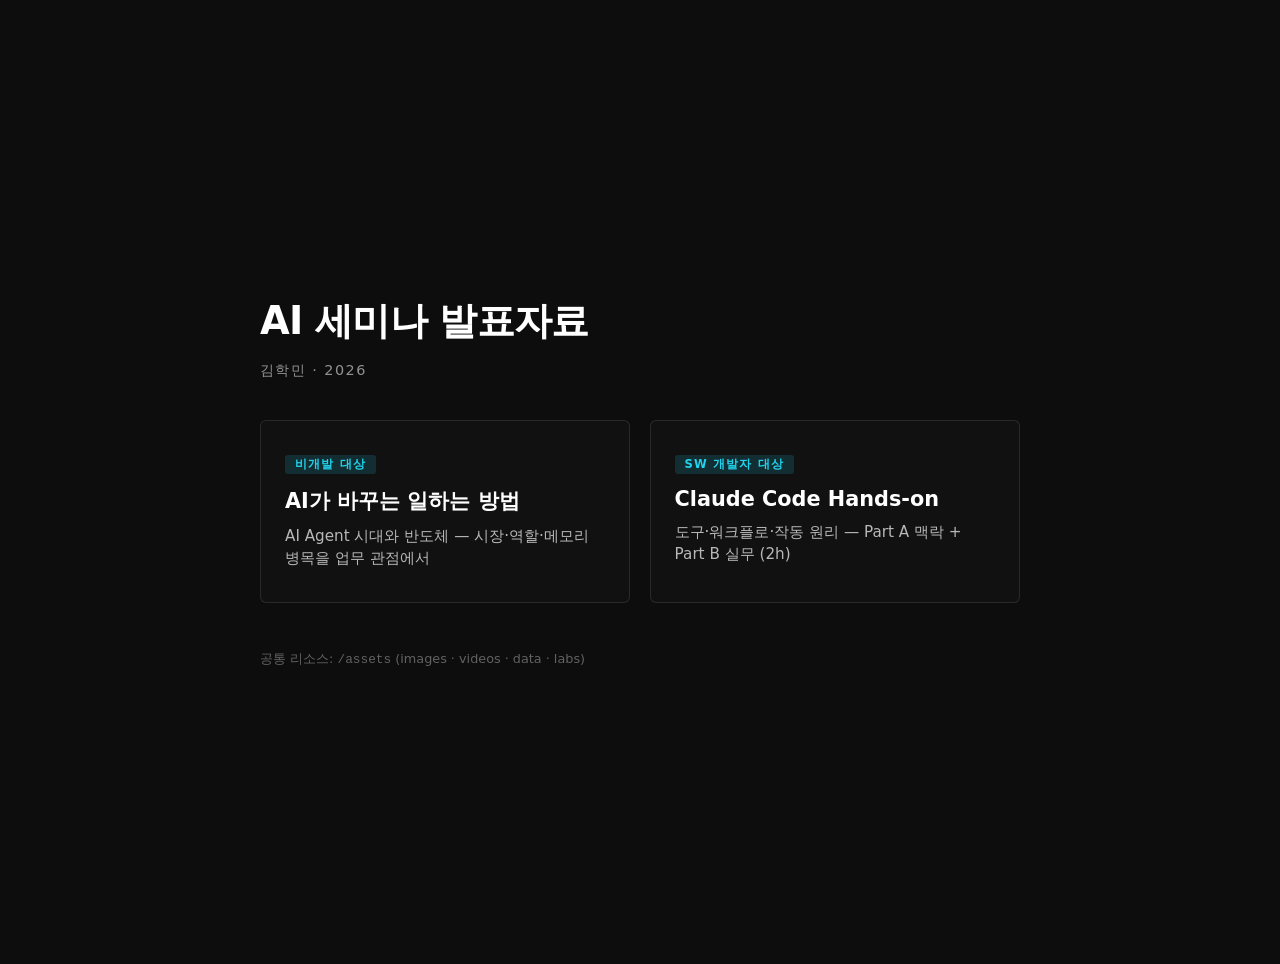
<file: index.html>
<!DOCTYPE html>
<html lang="ko">
<head>
<meta charset="utf-8">
<title>AI 세미나 발표자료</title>
<style>
  body{font-family:'Noto Sans KR',system-ui,sans-serif;background:#0D0D0D;color:#fff;min-height:100vh;margin:0;display:flex;align-items:center;justify-content:center;padding:2rem}
  .wrap{max-width:760px;width:100%}
  h1{font-size:clamp(1.8rem,3vw,2.4rem);font-weight:900;letter-spacing:-0.02em;margin:0 0 0.5rem}
  .meta{color:rgba(255,255,255,0.55);font-size:0.9rem;letter-spacing:0.1em;text-transform:uppercase;margin-bottom:2.5rem}
  .decks{display:grid;grid-template-columns:1fr 1fr;gap:1.2rem}
  @media(max-width:600px){.decks{grid-template-columns:1fr}}
  a.card{display:block;padding:2rem 1.5rem;border:1px solid rgba(255,255,255,0.1);border-radius:6px;background:rgba(255,255,255,0.02);text-decoration:none;color:#fff;transition:all .18s}
  a.card:hover{border-color:rgba(34,211,238,0.5);background:rgba(34,211,238,0.05)}
  a.card h2{margin:0 0 0.6rem;font-size:1.3rem;font-weight:800}
  a.card p{margin:0;color:rgba(255,255,255,0.7);font-size:0.95rem;line-height:1.5}
  a.card .tag{display:inline-block;margin-bottom:0.8rem;padding:2px 10px;border-radius:3px;background:rgba(34,211,238,0.15);color:#22d3ee;font-size:0.72rem;font-weight:700;letter-spacing:0.1em}
  .tag.audience-biz{background:rgba(251,191,36,0.15);color:#fbbf24}
  footer{margin-top:3rem;color:rgba(255,255,255,0.35);font-size:0.8rem}
</style>
</head>
<body>
<div class="wrap">
  <h1>AI 세미나 발표자료</h1>
  <p class="meta">김학민 · 2026</p>
  <div class="decks">
    <a class="card" href="non-dev-seminar/">
      <span class="tag audience-biz">비개발 대상</span>
      <h2>AI가 바꾸는 일하는 방법</h2>
      <p>AI Agent 시대와 반도체 — 시장·역할·메모리 병목을 업무 관점에서</p>
    </a>
    <a class="card" href="dev-seminar/">
      <span class="tag">SW 개발자 대상</span>
      <h2>Claude Code Hands-on</h2>
      <p>도구·워크플로·작동 원리 — Part A 맥락 + Part B 실무 (2h)</p>
    </a>
  </div>
  <footer>공통 리소스: <code>/assets</code> (images · videos · data · labs)</footer>
</div>
</body>
</html>
</file>
